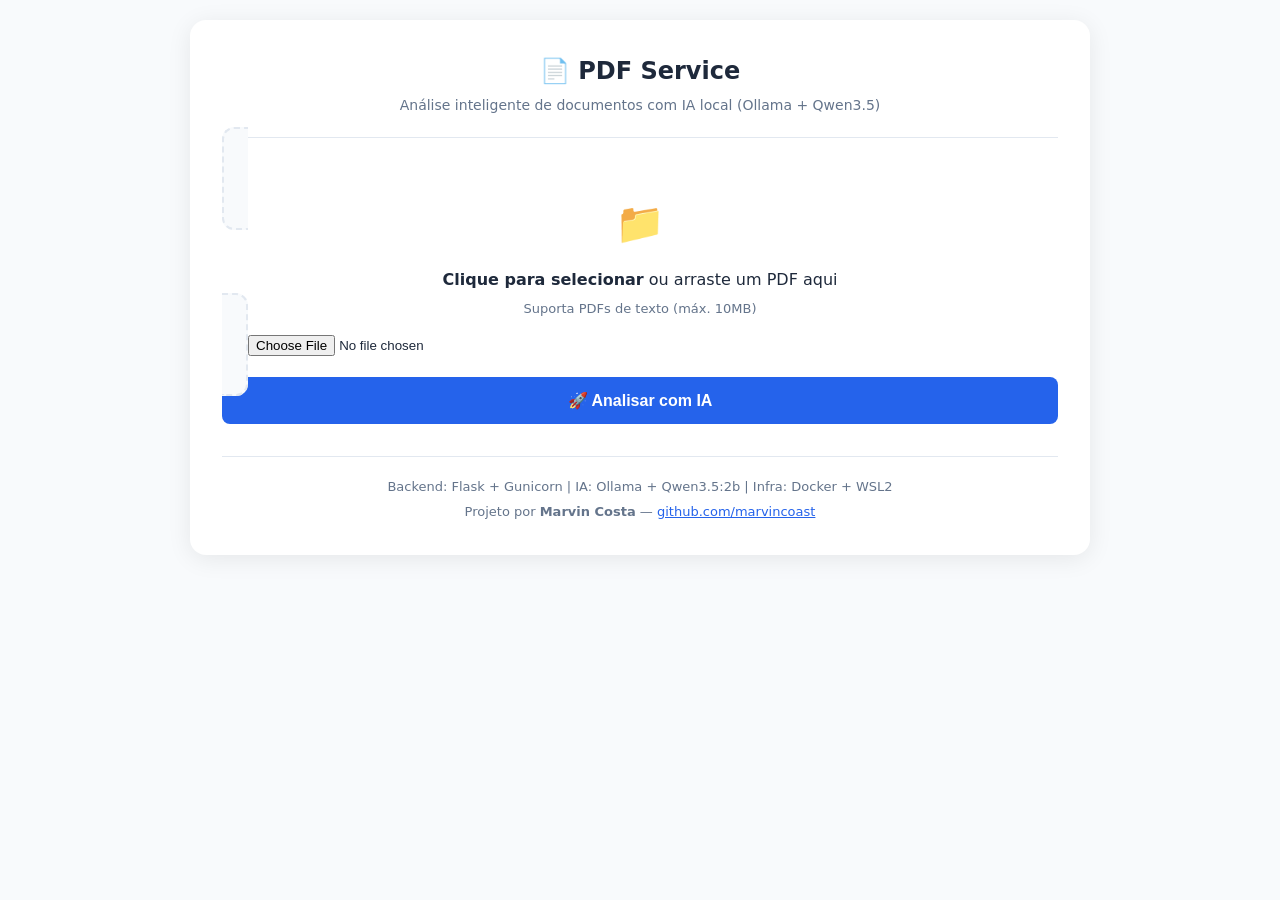
<file: index.html>
<!DOCTYPE html>
<html lang="pt-BR">

<head>
  <meta charset="UTF-8" />
  <meta name="viewport" content="width=device-width, initial-scale=1.0" />
  <title>PDF Service — Análise Inteligente com IA</title>
  <style>
    :root {
      --primary: #2563eb;
      --primary-hover: #1d4ed8;
      --success: #16a34a;
      --error: #dc2626;
      --bg: #f8fafc;
      --card: #ffffff;
      --text: #1e293b;
      --text-muted: #64748b;
      --border: #e2e8f0;
    }

    * {
      box-sizing: border-box;
      margin: 0;
      padding: 0;
    }

    body {
      font-family: system-ui, -apple-system, sans-serif;
      background: var(--bg);
      color: var(--text);
      line-height: 1.6;
      padding: 20px;
    }

    .container {
      max-width: 900px;
      margin: 0 auto;
      background: var(--card);
      border-radius: 16px;
      box-shadow: 0 4px 24px rgba(0, 0, 0, 0.08);
      padding: 32px;
    }

    header {
      text-align: center;
      margin-bottom: 28px;
      padding-bottom: 20px;
      border-bottom: 1px solid var(--border);
    }

    h1 {
      font-size: 24px;
      font-weight: 700;
      margin-bottom: 4px;
    }

    .subtitle {
      color: var(--text-muted);
      font-size: 14px;
    }

    .upload-area {
      border: 2px dashed var(--border);
      border-radius: 12px;
      padding: 40px 24px;
      text-align: center;
      cursor: pointer;
      transition: all 0.2s;
      background: #f8fafc;
    }

    .upload-area:hover,
    .upload-area.dragover {
      border-color: var(--primary);
      background: #eff6ff;
    }

    .upload-area input {
      display: none;
    }

    .upload-icon {
      font-size: 40px;
      margin-bottom: 12px;
      color: var(--primary);
    }

    .file-name {
      margin-top: 12px;
      font-size: 14px;
      color: var(--text-muted);
      word-break: break-all;
    }

    .btn {
      display: block;
      width: 100%;
      padding: 14px 20px;
      background: var(--primary);
      color: white;
      border: none;
      border-radius: 8px;
      font-size: 16px;
      font-weight: 600;
      cursor: pointer;
      margin-top: 20px;
      transition: background 0.2s;
    }

    .btn:hover:not(:disabled) {
      background: var(--primary-hover);
    }

    .btn:disabled {
      background: #94a3b8;
      cursor: not-allowed;
    }

    .status {
      margin-top: 20px;
      padding: 12px 16px;
      border-radius: 8px;
      font-weight: 500;
      display: none;
    }

    .status.info {
      background: #eff6ff;
      color: var(--primary);
      display: block;
    }

    .status.success {
      background: #f0fdf4;
      color: var(--success);
      display: block;
    }

    .status.error {
      background: #fef2f2;
      color: var(--error);
      display: block;
    }

    .result {
      margin-top: 24px;
      background: #f8fafc;
      border: 1px solid var(--border);
      border-radius: 12px;
      padding: 20px;
      display: none;
    }

    .result.show {
      display: block;
    }

    .result h3 {
      font-size: 18px;
      margin-bottom: 12px;
      padding-bottom: 8px;
      border-bottom: 1px solid var(--border);
    }

    .result pre {
      background: #1e293b;
      color: #e2e8f0;
      padding: 16px;
      border-radius: 8px;
      overflow-x: auto;
      font-size: 13px;
      line-height: 1.5;
      white-space: pre-wrap;
    }

    .result-card {
      background: white;
      border: 1px solid var(--border);
      border-radius: 10px;
      padding: 16px;
      margin-bottom: 16px;
    }

    .result-card h4 {
      font-size: 15px;
      margin-bottom: 8px;
      color: var(--primary);
    }

    .result-card ul {
      padding-left: 20px;
      margin-bottom: 0;
    }

    .result-card li {
      margin-bottom: 4px;
      font-size: 14px;
    }

    .glossary-grid {
      display: grid;
      grid-template-columns: repeat(auto-fill, minmax(200px, 1fr));
      gap: 12px;
      margin-top: 8px;
    }

    .glossary-item {
      background: #f1f5f9;
      padding: 10px 12px;
      border-radius: 6px;
      font-size: 13px;
    }

    .glossary-term {
      font-weight: 600;
      color: var(--primary);
      display: block;
      margin-bottom: 2px;
    }

    .actions {
      display: flex;
      gap: 12px;
      margin-top: 16px;
    }

    .btn-outline {
      flex: 1;
      padding: 10px 16px;
      background: transparent;
      color: var(--primary);
      border: 2px solid var(--primary);
      border-radius: 8px;
      font-weight: 600;
      cursor: pointer;
      transition: all 0.2s;
    }

    .btn-outline:hover {
      background: var(--primary);
      color: white;
    }

    footer {
      text-align: center;
      margin-top: 32px;
      padding-top: 20px;
      border-top: 1px solid var(--border);
      color: var(--text-muted);
      font-size: 13px;
    }

    .loading-dots::after {
      content: '';
      animation: dots 1.5s steps(4, end) infinite;
    }

    @keyframes dots {

      0%,
      20% {
        content: '';
      }

      40% {
        content: '.';
      }

      60% {
        content: '..';
      }

      80%,
      100% {
        content: '...';
      }
    }

    @media (max-width: 600px) {
      .container {
        padding: 20px;
      }

      .actions {
        flex-direction: column;
      }
    }
  </style>
</head>

<body>
  <div class="container">
    <header>
      <h1>📄 PDF Service</h1>
      <p class="subtitle">Análise inteligente de documentos com IA local (Ollama + Qwen3.5)</p>
    </header>

    <form id="pdfForm" onsubmit="handleUpload(event)">
      <label class="upload-area" id="dropZone" for="pdfFile">
        <div class="upload-icon">📁</div>
        <p><strong>Clique para selecionar</strong> ou arraste um PDF aqui</p>
        <p style="color:var(--text-muted);font-size:13px;margin-top:6px">Suporta PDFs de texto (máx. 10MB)</p>
        <p id="fileName" class="file-name"></p>
      </label>
      <input type="file" id="pdfFile" name="file" accept=".pdf" required />
      <button type="submit" id="submitBtn" class="btn">🚀 Analisar com IA</button>
    </form>

    <div id="status" class="status"></div>

    <div id="result" class="result">
      <h3>🔍 Resultado da Análise</h3>
      <div id="structuredView"></div>
      <div class="actions">
        <button class="btn-outline" onclick="copyJSON()">📋 Copiar JSON</button>
        <button class="btn-outline" onclick="downloadJSON()">💾 Baixar JSON</button>
      </div>
      <pre id="rawJson" style="display:none"></pre>
    </div>

    <footer>
      <p>Backend: Flask + Gunicorn | IA: Ollama + Qwen3.5:2b | Infra: Docker + WSL2</p>
      <p style="margin-top:4px">Projeto por <strong>Marvin Costa</strong> — <a href="https://github.com/marvincoast"
          target="_blank" style="color:var(--primary)">github.com/marvincoast</a></p>
    </footer>
  </div>

  <script>
    const fileInput = document.getElementById('pdfFile');
    const fileNameDisplay = document.getElementById('fileName');
    const dropZone = document.getElementById('dropZone');
    const statusDiv = document.getElementById('status');
    const resultDiv = document.getElementById('result');
    const structuredView = document.getElementById('structuredView');
    const rawJsonPre = document.getElementById('rawJson');
    const submitBtn = document.getElementById('submitBtn');

    let lastResponse = null;

    // Drag & drop
    ['dragenter', 'dragover', 'dragleave', 'drop'].forEach(eventName => {
      dropZone.addEventListener(eventName, e => {
        e.preventDefault();
        e.stopPropagation();
      });
    });
    ['dragenter', 'dragover'].forEach(eventName => {
      dropZone.addEventListener(eventName, () => dropZone.classList.add('dragover'));
    });
    ['dragleave', 'drop'].forEach(eventName => {
      dropZone.addEventListener(eventName, () => dropZone.classList.remove('dragover'));
    });
    dropZone.addEventListener('drop', e => {
      const files = e.dataTransfer.files;
      if (files.length && files[0].type === 'application/pdf') {
        fileInput.files = files;
        fileNameDisplay.textContent = `✅ ${files[0].name}`;
      }
    });

    fileInput.addEventListener('change', () => {
      if (fileInput.files[0]) {
        fileNameDisplay.textContent = `✅ ${fileInput.files[0].name}`;
      }
    });

    async function handleUpload(e) {
      e.preventDefault();
      if (!fileInput.files[0]) return;

      const file = fileInput.files[0];
      if (file.size > 10 * 1024 * 1024) {
        showStatus('❌ Arquivo muito grande. Máximo: 10MB', 'error');
        return;
      }

      submitBtn.disabled = true;
      submitBtn.innerHTML = '⏳ Processando<span class="loading-dots"></span>';
      resultDiv.classList.remove('show');
      showStatus('⏳ Enviando PDF e analisando com IA local...<br><small style="font-weight:400">Isso pode levar 30-60 segundos em CPU</small>', 'info');

      const formData = new FormData();
      formData.append('file', file);

      try {
        const res = await fetch('http://127.0.0.1:8080/analyze', {
          method: 'POST',
          body: formData
        });

        const data = await res.json();

        if (res.ok && data.ai_analysis) {
          lastResponse = data;
          renderStructured(data.ai_analysis);
          showStatus('✅ Análise concluída com sucesso!', 'success');
          resultDiv.classList.add('show');
        } else {
          showStatus(`❌ ${data.error || 'Erro ao processar PDF'}`, 'error');
        }
      } catch (err) {
        console.error(err);
        showStatus('🌐 Erro de conexão. Verifique se:<br>• O container está rodando: <code>docker ps | grep pdf-svc</code><br>• O Ollama está ativo: <code>ollama ps</code>', 'error');
      } finally {
        submitBtn.disabled = false;
        submitBtn.textContent = '🚀 Analisar com IA';
      }
    }

    function renderStructured(analysis) {
      let html = '';

      if (analysis.summary) {
        html += `<div class="result-card"><h4>📝 Resumo Executivo</h4><p>${escapeHtml(analysis.summary)}</p></div>`;
      }

      if (analysis.key_topics?.length) {
        html += `<div class="result-card"><h4>🎯 Tópicos Principais</h4><ul>${analysis.key_topics.map(t => `<li>${escapeHtml(t)}</li>`).join('')}</ul></div>`;
      }

      if (analysis.glossary && Object.keys(analysis.glossary).length) {
        html += `<div class="result-card"><h4>📚 Glossário</h4><div class="glossary-grid">`;
        for (const [term, def] of Object.entries(analysis.glossary)) {
          html += `<div class="glossary-item"><span class="glossary-term">${escapeHtml(term)}</span>${escapeHtml(def)}</div>`;
        }
        html += `</div></div>`;
      }

      if (analysis.next_steps?.length) {
        html += `<div class="result-card"><h4>🚀 Próximos Passos Sugeridos</h4><ol>${analysis.next_steps.map(s => `<li>${escapeHtml(s)}</li>`).join('')}</ol></div>`;
      }

      // Raw JSON hidden by default
      rawJsonPre.textContent = JSON.stringify(lastResponse, null, 2);

      structuredView.innerHTML = html || '<p><em>Nenhum conteúdo estruturado retornado. Veja o JSON bruto abaixo.</em></p>';
    }

    function showStatus(message, type) {
      statusDiv.innerHTML = message;
      statusDiv.className = `status ${type}`;
    }

    function escapeHtml(str) {
      if (!str) return '';
      return str.replace(/[&<>"']/g, m => ({ '&': '&amp;', '<': '&lt;', '>': '&gt;', '"': '&quot;', "'": '&#39;' }[m]));
    }

    function copyJSON() {
      if (!lastResponse) return;
      navigator.clipboard.writeText(JSON.stringify(lastResponse, null, 2));
      showStatus('📋 JSON copiado para a área de transferência!', 'success');
    }

    function downloadJSON() {
      if (!lastResponse) return;
      const blob = new Blob([JSON.stringify(lastResponse, null, 2)], { type: 'application/json' });
      const url = URL.createObjectURL(blob);
      const a = document.createElement('a');
      a.href = url;
      a.download = `analise-${lastResponse.filename || 'pdf'}.json`;
      a.click();
      URL.revokeObjectURL(url);
    }
  </script>
</body>

</html>
</file>
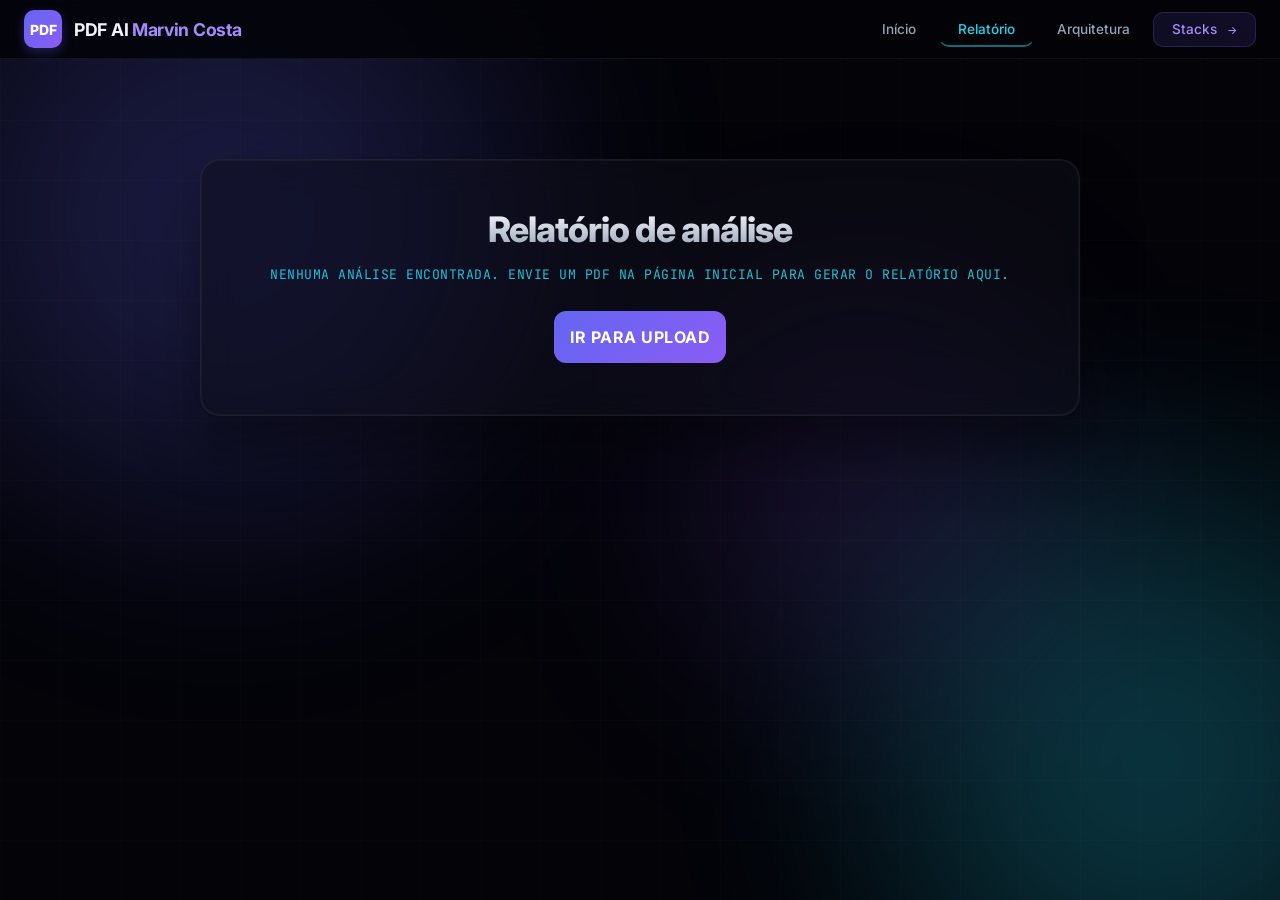
<file: frontend/analise.html>
<!DOCTYPE html>
<html lang="pt-BR">

<head>
  <meta charset="UTF-8">
  <meta name="viewport" content="width=device-width, initial-scale=1.0">
  <title>Relatório de análise — PDF AI | Marvin Costa</title>
  <meta name="description" content="Relatório detalhado da análise de PDF com IA local: propósito, resumo, dados agrupados e achados.">
  <link rel="preconnect" href="https://fonts.googleapis.com">
  <link rel="preconnect" href="https://fonts.gstatic.com" crossorigin>
  <link href="https://fonts.googleapis.com/css2?family=Inter:wght@300;400;500;600;700;800&family=JetBrains+Mono:wght@400;500;700&display=swap" rel="stylesheet">
  <link rel="stylesheet" href="assets/css/main.css?v=12">
  <link rel="stylesheet" href="assets/css/animations.css?v=12">
  <link rel="stylesheet" href="assets/css/components.css?v=12">
  <link rel="icon" href="data:image/svg+xml,<svg xmlns=%22http://www.w3.org/2000/svg%22 viewBox=%220 0 100 100%22><text y=%22.9em%22 font-size=%2290%22>📄</text></svg>">
</head>

<body>
  <div class="aurora-bg">
    <div class="blob blob-1"></div>
    <div class="blob blob-2"></div>
    <div class="blob blob-3"></div>
  </div>
  <div class="grid-overlay"></div>

  <nav class="navbar navbar-pro">
    <a href="index.html" class="nav-brand">
      <div class="nav-logo">PDF</div>
      <div class="nav-title">PDF AI <span>Marvin Costa</span></div>
    </a>
    <div class="nav-links">
      <a href="index.html" class="nav-link">Início</a>
      <a href="analise.html" class="nav-link nav-link-active">Relatório</a>
      <a href="arquitetura.html" class="nav-link">Arquitetura</a>
      <a href="stacks.html" class="nav-link stacks">Stacks <span class="link-arrow">→</span></a>
    </div>
  </nav>

  <div class="main-wrapper report-wrapper">
    <div id="reportEmpty" class="glass-panel report-empty" style="display:none">
      <h1>Relatório de análise</h1>
      <p class="subtitle">Nenhuma análise encontrada. Envie um PDF na página inicial para gerar o relatório aqui.</p>
      <a href="index.html" class="btn-submit btn-inline">Ir para upload</a>
    </div>

    <div id="reportContent" class="report-shell" style="display:none">
      <div id="reportLlmHint" class="glass-panel report-llm-hint" style="display:none" role="status"></div>
      <div id="reportLlmLive" class="glass-panel report-llm-live" style="display:none" role="status"></div>

      <header class="report-hero glass-panel">
        <div class="report-hero-top">
          <span class="report-kicker">Relatório inteligente</span>
          <h1 id="reportTitle">Documento</h1>
          <p id="reportSubtitle" class="subtitle"></p>
          <div id="reportBadges" class="report-badges"></div>
          <div id="reportProfile" class="report-profile"></div>
        </div>
        <p id="reportMeta" class="report-meta mono"></p>
      </header>

      <section class="glass-panel report-section">
        <h2 class="report-h2">Propósito do documento</h2>
        <div id="reportPurpose" class="report-body"></div>
      </section>

      <section class="glass-panel report-section">
        <h2 class="report-h2">Resumo analítico</h2>
        <div id="reportSummary" class="report-body report-prose"></div>
      </section>

      <section class="glass-panel report-section">
        <h2 class="report-h2">Informações agrupadas</h2>
        <p class="report-lead">Campos organizados por categoria, conforme extraído do PDF.</p>
        <div id="reportGrouped" class="report-grouped"></div>
      </section>

      <div class="report-two-col">
        <section class="glass-panel report-section">
          <h2 class="report-h2">Achados principais</h2>
          <div id="reportFindings" class="report-body"></div>
        </section>
        <section class="glass-panel report-section">
          <h2 class="report-h2">Recomendações</h2>
          <div id="reportRecs" class="report-body"></div>
        </section>
      </div>

      <section class="glass-panel report-section">
        <h2 class="report-h2">Dados complementares</h2>
        <div id="reportExtra" class="report-body"></div>
      </section>

      <div class="actions-bar report-actions">
        <button type="button" class="btn-action primary" onclick="copyJSON(event)">Copiar JSON</button>
        <button type="button" class="btn-action" onclick="downloadJSON()">Exportar JSON</button>
        <a href="index.html" class="btn-action">Nova análise</a>
      </div>

      <footer class="site-footer">
        <div class="footer-links">
          <a href="https://linkedin.com/in/marvincost" target="_blank" rel="noopener noreferrer" class="footer-link">LinkedIn</a>
          <a href="https://github.com/marvincoast" target="_blank" rel="noopener noreferrer" class="footer-link">GitHub</a>
        </div>
        <div class="copyright">Marvin Costa · 2026</div>
      </footer>
    </div>
  </div>

  <script src="assets/js/analysis-report.js?v=13"></script>
</body>

</html>
</file>
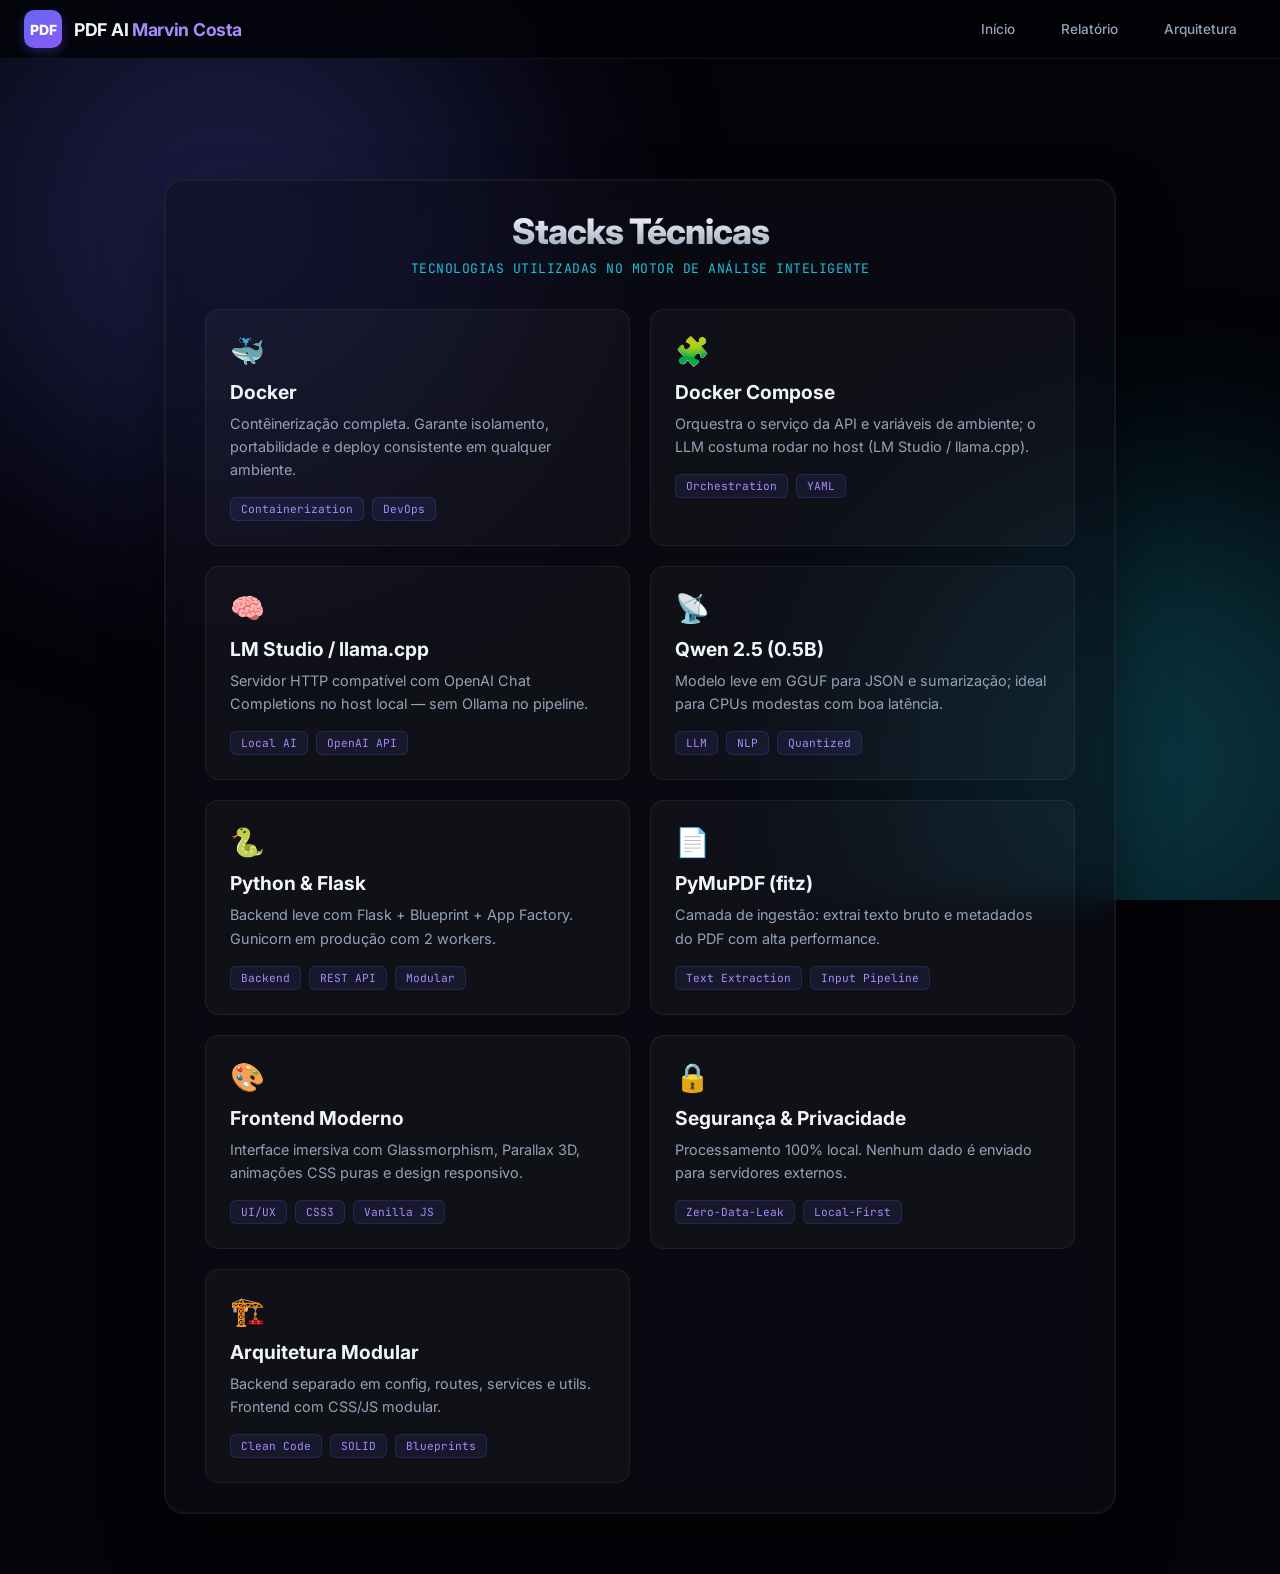
<file: frontend/stacks.html>
<!DOCTYPE html>
<html lang="pt-BR">

<head>
  <meta charset="UTF-8">
  <meta name="viewport" content="width=device-width, initial-scale=1.0">
  <title>Stacks Técnicas — PDF AI | Marvin Costa</title>
  <meta name="description" content="Tecnologias do PDF AI: Docker, Flask, PyMuPDF, LLM local compatível com OpenAI (Qwen).">
  <link rel="preconnect" href="https://fonts.googleapis.com">
  <link rel="preconnect" href="https://fonts.gstatic.com" crossorigin>
  <link href="https://fonts.googleapis.com/css2?family=Inter:wght@300;400;500;600;700;800&family=JetBrains+Mono:wght@400;500&display=swap" rel="stylesheet">
  <link rel="stylesheet" href="assets/css/main.css">
  <link rel="stylesheet" href="assets/css/animations.css">
  <style>
    .container { max-width: 1000px; margin: 120px auto 60px; padding: 0 24px; }

    .grid { display: grid; grid-template-columns: repeat(auto-fit, minmax(280px, 1fr)); gap: 20px; margin-top: 32px; }

    .card {
      background: rgba(255,255,255,0.03); border: 1px solid var(--glass-border);
      border-radius: 14px; padding: 24px; transition: all 0.4s var(--transition-smooth);
      position: relative; overflow: hidden;
    }
    .card:hover { transform: translateY(-6px); border-color: rgba(255,255,255,0.12); background: rgba(255,255,255,0.05); box-shadow: 0 15px 40px rgba(0,0,0,0.3); }
    .card::before { content: ''; position: absolute; top: 0; left: 0; width: 100%; height: 3px; background: linear-gradient(90deg, var(--accent-primary), var(--accent-cyan)); opacity: 0; transition: opacity 0.3s; }
    .card:hover::before { opacity: 1; }

    .card-icon { font-size: 28px; margin-bottom: 12px; }
    .card h3 { font-size: 1.2rem; font-weight: 700; margin-bottom: 8px; }
    .card p { font-size: 0.9rem; color: var(--text-secondary); line-height: 1.6; }

    .tags { display: flex; flex-wrap: wrap; gap: 8px; margin-top: 16px; }
    .tag {
      padding: 4px 10px; background: rgba(99,102,241,0.1);
      border: 1px solid rgba(99,102,241,0.2); border-radius: 6px;
      font-size: 0.7rem; color: var(--accent-glow); font-family: var(--font-mono);
    }

    @media(max-width:768px) { .container { margin-top: 110px; } }
  </style>
</head>

<body>
  <div class="aurora-bg"><div class="blob blob-1"></div><div class="blob blob-2"></div></div>

  <nav class="navbar">
    <a href="index.html" class="nav-brand">
      <div class="nav-logo">PDF</div><div class="nav-title">PDF AI <span>Marvin Costa</span></div>
    </a>
    <div class="nav-links">
      <a href="index.html" class="nav-link">Início</a>
      <a href="analise.html" class="nav-link">Relatório</a>
      <a href="arquitetura.html" class="nav-link">Arquitetura</a>
    </div>
  </nav>

  <div class="container">
    <div class="glass-panel page-enter">
      <header><h1>Stacks Técnicas</h1><div class="subtitle">Tecnologias utilizadas no motor de análise inteligente</div></header>

      <div class="grid">
        <div class="card"><div class="card-icon">🐳</div><h3>Docker</h3><p>Contêinerização completa. Garante isolamento, portabilidade e deploy consistente em qualquer ambiente.</p><div class="tags"><span class="tag">Containerization</span><span class="tag">DevOps</span></div></div>
        <div class="card"><div class="card-icon">🧩</div><h3>Docker Compose</h3><p>Orquestra o serviço da API e variáveis de ambiente; o LLM costuma rodar no host (LM Studio / llama.cpp).</p><div class="tags"><span class="tag">Orchestration</span><span class="tag">YAML</span></div></div>
        <div class="card"><div class="card-icon">🧠</div><h3>LM Studio / llama.cpp</h3><p>Servidor HTTP compatível com OpenAI Chat Completions no host local — sem Ollama no pipeline.</p><div class="tags"><span class="tag">Local AI</span><span class="tag">OpenAI API</span></div></div>
        <div class="card"><div class="card-icon">📡</div><h3>Qwen 2.5 (0.5B)</h3><p>Modelo leve em GGUF para JSON e sumarização; ideal para CPUs modestas com boa latência.</p><div class="tags"><span class="tag">LLM</span><span class="tag">NLP</span><span class="tag">Quantized</span></div></div>
        <div class="card"><div class="card-icon">🐍</div><h3>Python & Flask</h3><p>Backend leve com Flask + Blueprint + App Factory. Gunicorn em produção com 2 workers.</p><div class="tags"><span class="tag">Backend</span><span class="tag">REST API</span><span class="tag">Modular</span></div></div>
        <div class="card"><div class="card-icon">📄</div><h3>PyMuPDF (fitz)</h3><p>Camada de ingestão: extrai texto bruto e metadados do PDF com alta performance.</p><div class="tags"><span class="tag">Text Extraction</span><span class="tag">Input Pipeline</span></div></div>
        <div class="card"><div class="card-icon">🎨</div><h3>Frontend Moderno</h3><p>Interface imersiva com Glassmorphism, Parallax 3D, animações CSS puras e design responsivo.</p><div class="tags"><span class="tag">UI/UX</span><span class="tag">CSS3</span><span class="tag">Vanilla JS</span></div></div>
        <div class="card"><div class="card-icon">🔒</div><h3>Segurança & Privacidade</h3><p>Processamento 100% local. Nenhum dado é enviado para servidores externos.</p><div class="tags"><span class="tag">Zero-Data-Leak</span><span class="tag">Local-First</span></div></div>
        <div class="card"><div class="card-icon">🏗️</div><h3>Arquitetura Modular</h3><p>Backend separado em config, routes, services e utils. Frontend com CSS/JS modular.</p><div class="tags"><span class="tag">Clean Code</span><span class="tag">SOLID</span><span class="tag">Blueprints</span></div></div>
      </div>
    </div>
  </div>

  <script>
    document.querySelectorAll('.nav-link').forEach(link => {
      link.addEventListener('click', function(e) {
        if (this.getAttribute('href').endsWith('.html')) {
          e.preventDefault();
          document.body.classList.add('page-exit');
          setTimeout(() => window.location.href = this.getAttribute('href'), 500);
        }
      });
    });
  </script>
</body>
</html>
</file>
<file: frontend/assets/css/main.css>
/* ═══════════════════════════════════════
   PDF AI — Main CSS (Design System)
   ═══════════════════════════════════════ */

/* === TOKENS === */
:root {
  --bg-deep: #030308;
  --bg-card: rgba(15, 15, 25, 0.55);
  --bg-card-hover: rgba(255, 255, 255, 0.05);
  --glass-border: rgba(255, 255, 255, 0.06);
  --glass-border-hover: rgba(255, 255, 255, 0.14);
  --accent-primary: #6366f1;
  --accent-secondary: #8b5cf6;
  --accent-glow: #a78bfa;
  --accent-cyan: #22d3ee;
  --accent-emerald: #34d399;
  --accent-amber: #fbbf24;
  --accent-pink: #f472b6;
  --text-primary: #f1f5f9;
  --text-secondary: #94a3b8;
  --text-muted: #64748b;
  --success: #34d399;
  --error: #f87171;
  --warning: #fbbf24;
  --radius-xl: 24px;
  --radius-lg: 20px;
  --radius-md: 14px;
  --radius-sm: 8px;
  --transition-smooth: cubic-bezier(0.16, 1, 0.3, 1);
  --shadow-xl: 0 30px 60px rgba(0, 0, 0, 0.4), inset 0 0 0 1px rgba(255, 255, 255, 0.04);
  --shadow-card: 0 8px 32px rgba(0, 0, 0, 0.3);
  --font-sans: 'Inter', system-ui, sans-serif;
  --font-mono: 'JetBrains Mono', 'Fira Code', monospace;
}

/* === RESET === */
*, *::before, *::after {
  margin: 0; padding: 0; box-sizing: border-box;
}

body {
  font-family: var(--font-sans);
  background: var(--bg-deep);
  color: var(--text-primary);
  min-height: 100vh;
  overflow-x: hidden;
  -webkit-font-smoothing: antialiased;
}

/* === AURORA BACKGROUND === */
.aurora-bg {
  position: fixed; top: 0; left: 0; width: 100%; height: 100%;
  z-index: -2; overflow: hidden; pointer-events: none;
}

.blob {
  position: absolute; border-radius: 50%; filter: blur(100px); opacity: 0.3;
}

.blob-1 {
  top: -15%; left: -10%; width: 55vw; height: 55vw;
  background: radial-gradient(circle, var(--accent-primary), transparent);
  animation: drift1 25s infinite ease-in-out;
}

.blob-2 {
  bottom: -20%; right: -15%; width: 50vw; height: 50vw;
  background: radial-gradient(circle, var(--accent-cyan), transparent);
  animation: drift2 30s infinite ease-in-out;
}

.blob-3 {
  top: 30%; left: 50%; width: 35vw; height: 35vw;
  background: radial-gradient(circle, var(--accent-secondary), transparent);
  animation: drift3 22s infinite ease-in-out;
  opacity: 0.2;
}

.grid-overlay {
  position: fixed; top: 0; left: 0; width: 100%; height: 100%;
  background-image:
    linear-gradient(rgba(255,255,255,0.012) 1px, transparent 1px),
    linear-gradient(90deg, rgba(255,255,255,0.012) 1px, transparent 1px);
  background-size: 60px 60px;
  z-index: -1; pointer-events: none;
}

/* === NAVBAR === */
.navbar {
  position: sticky; top: 0; z-index: 100;
  padding: 10px 24px;
  display: flex; align-items: center; justify-content: space-between;
  background: rgba(3, 3, 8, 0.85);
  backdrop-filter: blur(12px) saturate(120%);
  border-bottom: 1px solid var(--glass-border);
}

.nav-brand {
  display: flex; align-items: center; gap: 12px;
  text-decoration: none; color: var(--text-primary);
}

.nav-logo {
  width: 38px; height: 38px;
  background: linear-gradient(135deg, var(--accent-primary), var(--accent-secondary));
  border-radius: 10px;
  display: flex; align-items: center; justify-content: center;
  font-weight: 800; color: white; font-size: 14px;
  box-shadow: 0 4px 12px rgba(99, 102, 241, 0.3);
}

.nav-title {
  font-size: 1.1rem; font-weight: 700; letter-spacing: -0.3px;
}
.nav-title span { color: var(--accent-glow); }

.nav-links { display: flex; gap: 8px; }

.nav-link {
  padding: 8px 18px; border-radius: 10px;
  font-size: 0.85rem; font-weight: 500;
  color: var(--text-secondary); text-decoration: none;
  transition: all 0.3s var(--transition-smooth);
  border: 1px solid transparent; cursor: pointer;
}

.nav-link:hover {
  color: var(--text-primary);
  background: rgba(255,255,255,0.05);
  border-color: var(--glass-border-hover);
}

.nav-link.active,
.nav-link.stacks {
  background: linear-gradient(135deg, rgba(99,102,241,0.12), rgba(139,92,246,0.12));
  border-color: rgba(99,102,241,0.25);
  color: var(--accent-glow);
}

.nav-link.stacks:hover {
  background: linear-gradient(135deg, rgba(99,102,241,0.2), rgba(139,92,246,0.2));
  border-color: rgba(99,102,241,0.4);
  transform: translateY(-1px);
  box-shadow: 0 4px 20px rgba(99,102,241,0.15);
}

.link-arrow {
  margin-left: 6px; font-size: 0.8em; transition: transform 0.3s;
}
.nav-link:hover .link-arrow { transform: translateX(3px); }

/* === GLASS PANEL === */
.main-wrapper {
  max-width: 1000px; margin: 30px auto 40px; padding: 0 20px;
}

.glass-panel {
  background: var(--bg-card);
  backdrop-filter: blur(16px) saturate(130%);
  border: 1px solid var(--glass-border);
  border-radius: var(--radius-lg);
  box-shadow: var(--shadow-xl);
  padding: 30px 40px;
  transition: transform 0.15s ease-out;
}

header {
  text-align: center; margin-bottom: 30px;
}

h1 {
  font-size: 2.2rem; font-weight: 800; letter-spacing: -1px;
  margin-bottom: 4px;
  line-height: 1.2;
  background: linear-gradient(180deg, #fff 0%, #94a3b8 100%);
  -webkit-background-clip: text;
  background-clip: text;
  color: transparent;
  -webkit-text-fill-color: transparent;
}

@supports not (background-clip: text) {
  h1 {
    background: none;
    color: var(--text-primary);
    -webkit-text-fill-color: unset;
  }
}

.subtitle {
  font-family: var(--font-mono);
  font-size: 0.82rem;
  color: var(--accent-cyan);
  letter-spacing: 0.5px;
  text-transform: uppercase;
  opacity: 0.9;
  margin-top: 8px;
}

/* === FOOTER === */
.site-footer {
  text-align: center; margin-top: 48px;
  padding-top: 24px;
  border-top: 1px solid var(--glass-border);
}

.footer-links {
  display: flex; justify-content: center; gap: 24px; margin-bottom: 12px;
}

.footer-link {
  color: var(--text-secondary); text-decoration: none;
  font-size: 0.9rem; transition: color 0.3s;
  display: flex; align-items: center; gap: 6px;
}
.footer-link:hover { color: var(--accent-glow); }

.copyright {
  font-size: 0.78rem; color: var(--text-muted);
  font-family: var(--font-mono);
}

/* === RESPONSIVE === */
@media (max-width: 768px) {
  h1 { font-size: 1.75rem; }
  .glass-panel { padding: 22px 18px; }
  .navbar {
    padding: 12px 16px;
    flex-wrap: wrap;
    gap: 10px;
  }
  .nav-links {
    gap: 6px;
    flex: 1;
    justify-content: flex-end;
    min-width: 0;
  }
  .main-wrapper { margin: 20px auto 32px; padding: 0 14px; }
  .nav-link { padding: 8px 12px; font-size: 0.78rem; }
  .nav-title { font-size: 1rem; }
}
</file>
<file: frontend/assets/css/animations.css>
/* ═══════════════════════════════════════
   PDF AI — Animations
   ═══════════════════════════════════════ */

/* Aurora drifts */
@keyframes drift1 {
  0%, 100% { transform: translate(0,0) scale(1) }
  50%      { transform: translate(60px,40px) scale(1.1) }
}

@keyframes drift2 {
  0%, 100% { transform: translate(0,0) scale(1) }
  50%      { transform: translate(-40px,-60px) scale(1.05) }
}

@keyframes drift3 {
  0%, 100% { transform: translate(0,0) scale(1) }
  50%      { transform: translate(-30px,50px) scale(1.15) }
}

/* Page transitions */
.page-enter {
  animation: enterPage 0.6s var(--transition-smooth) forwards;
}

.page-exit {
  animation: exitPage 0.6s var(--transition-smooth) forwards;
}

@keyframes enterPage {
  0%   { opacity: 0; transform: perspective(1200px) rotateY(25deg) scale(0.92); }
  100% { opacity: 1; transform: perspective(1200px) rotateY(0deg) scale(1); }
}

@keyframes exitPage {
  0%   { opacity: 1; transform: perspective(1200px) rotateY(0deg) scale(1); }
  100% { opacity: 0; transform: perspective(1200px) rotateY(-25deg) scale(0.92); }
}

/* HUD cards entrance (avoid translateZ — conflicts with backdrop-filter / stacking) */
@keyframes hudIn {
  from { opacity: 0; transform: translateY(16px); }
  to   { opacity: 1; transform: translateY(0); }
}

/* Progress bar */
@keyframes progressPulse {
  0%   { background-position: 0% 50%; }
  100% { background-position: 200% 50%; }
}

/* Skeleton loading */
@keyframes shimmer {
  0%   { background-position: -200% 0; }
  100% { background-position: 200% 0; }
}

/* Glow pulse for active elements */
@keyframes glowPulse {
  0%, 100% { box-shadow: 0 0 20px rgba(99,102,241,0.2); }
  50%      { box-shadow: 0 0 40px rgba(99,102,241,0.4); }
}

/* Spin for loading indicators */
@keyframes spin {
  0%   { transform: rotate(0deg); }
  100% { transform: rotate(360deg); }
}

/* Float animation for icons */
@keyframes float {
  0%, 100% { transform: translateY(0); }
  50%      { transform: translateY(-6px); }
}

/* Typing dots animation */
.loading-dots::after {
  content: '';
  animation: dots 1.5s steps(4, end) infinite;
}

@keyframes dots {
  0%, 20% { content: ''; }
  40%     { content: '.'; }
  60%     { content: '..'; }
  80%, 100% { content: '...'; }
}

@media (prefers-reduced-motion: reduce) {
  .blob,
  .upload-icon,
  .progress-fill,
  .btn-submit.processing {
    animation: none !important;
  }

  .page-enter,
  .page-exit,
  .hud-container {
    animation: none !important;
  }

  .upload-zone:hover,
  .btn-submit:hover:not(:disabled),
  .hud-card:hover,
  .btn-action:hover {
    transform: none !important;
  }
}
</file>
<file: frontend/assets/css/components.css>
/* ═══════════════════════════════════════
   PDF AI — Components (Index Page)
   ═══════════════════════════════════════ */

.llm-status-banner {
  margin-top: 12px;
  margin-bottom: 4px;
  padding: 12px 14px;
  border-radius: var(--radius-md);
  border: 1px solid rgba(251, 191, 36, 0.35);
  background: rgba(251, 191, 36, 0.08);
  color: #fde68a;
  font-size: 0.82rem;
  line-height: 1.5;
}

.home-hint {
  font-size: 0.82rem;
  color: var(--text-muted);
  line-height: 1.55;
  margin-top: 20px;
  padding: 14px 16px;
  border-radius: var(--radius-md);
  background: rgba(0, 0, 0, 0.22);
  border: 1px solid rgba(255, 255, 255, 0.06);
}
.home-hint code { font-size: 0.76rem; color: var(--accent-cyan); font-family: var(--font-mono); }

.home-profile-card {
  margin: 16px 0 6px;
  padding: 12px 14px;
  border-radius: var(--radius-md);
  border: 1px solid rgba(34, 211, 238, 0.28);
  background: rgba(34, 211, 238, 0.06);
}
.home-profile-title {
  display: block;
  margin-bottom: 8px;
  font-size: 0.72rem;
  text-transform: uppercase;
  letter-spacing: 0.08em;
  color: var(--text-muted);
  font-weight: 600;
}
.home-profile-chips {
  display: flex;
  flex-wrap: wrap;
  gap: 8px;
}
.home-profile-chip {
  font-size: 0.72rem;
  padding: 5px 10px;
  border-radius: 999px;
  border: 1px solid rgba(148, 163, 184, 0.35);
  background: rgba(15, 23, 42, 0.45);
  color: #cbd5e1;
}
.home-profile-chip-main {
  border-color: rgba(34, 211, 238, 0.5);
  color: var(--accent-cyan);
}
.home-profile-note {
  margin: 9px 0 0;
  font-size: 0.8rem;
  color: var(--text-secondary);
}

#pdfForm {
  display: flex;
  flex-direction: column;
  gap: 0;
}

#pdfForm:focus-within .upload-zone {
  border-color: rgba(34, 211, 238, 0.35);
  box-shadow: 0 0 0 1px rgba(34, 211, 238, 0.25), 0 0 32px rgba(34, 211, 238, 0.08);
}

/* === UPLOAD ZONE === */
.upload-zone {
  border: 2px dashed rgba(255, 255, 255, 0.1);
  border-radius: var(--radius-md);
  padding: 52px 24px;
  text-align: center;
  cursor: pointer;
  transition: all 0.4s var(--transition-smooth);
  background: rgba(0, 0, 0, 0.2);
  position: relative;
  overflow: hidden;
}

.upload-zone::before {
  content: '';
  position: absolute; top: 0; left: -100%; width: 100%; height: 100%;
  background: linear-gradient(90deg, transparent, rgba(34, 211, 238, 0.06), transparent);
  transition: left 0.6s;
}

.upload-zone:hover::before { left: 100%; }

.upload-zone:hover,
.upload-zone.dragover {
  border-color: var(--accent-cyan);
  background: rgba(34, 211, 238, 0.04);
  box-shadow: 0 0 40px rgba(34, 211, 238, 0.1);
  transform: scale(1.01);
}

.upload-icon { font-size: 48px; margin-bottom: 16px; animation: float 3s ease-in-out infinite; }
.upload-text { font-size: 1.15rem; font-weight: 600; margin-bottom: 6px; }
.upload-hint { font-size: 0.85rem; color: var(--text-muted); }
.upload-selected { color: var(--accent-emerald); font-weight: 600; }

input[type="file"] { display: none; }

/* === SUBMIT BUTTON === */
.btn-submit {
  width: 100%; padding: 16px; border: none;
  border-radius: 12px;
  background: linear-gradient(135deg, var(--accent-primary), var(--accent-secondary));
  color: white;
  font-family: var(--font-sans);
  font-size: 1rem; font-weight: 700;
  letter-spacing: 0.5px;
  cursor: pointer;
  transition: all 0.3s var(--transition-smooth);
  text-transform: uppercase;
  margin-top: 20px;
  position: relative;
  overflow: hidden;
}

.btn-submit::after {
  content: '';
  position: absolute; top: 0; left: -100%; width: 100%; height: 100%;
  background: linear-gradient(90deg, transparent, rgba(255,255,255,0.15), transparent);
  transition: left 0.5s;
}
.btn-submit:hover::after { left: 100%; }

.btn-submit:hover:not(:disabled) {
  transform: scale(1.02);
  box-shadow: 0 10px 30px rgba(99, 102, 241, 0.35);
}

.btn-submit:disabled {
  opacity: 0.5; cursor: not-allowed; filter: grayscale(0.8);
}

.btn-submit.processing {
  animation: glowPulse 2s infinite;
}

/* === PROGRESS BAR === */
.progress-container {
  display: none;
  margin: 24px 0 8px;
}

.progress-bar {
  height: 4px;
  border-radius: 4px;
  background: rgba(255,255,255,0.06);
  overflow: hidden;
}

.progress-fill {
  height: 100%;
  border-radius: 4px;
  width: 0%;
  background: linear-gradient(90deg, var(--accent-primary), var(--accent-cyan), var(--accent-primary));
  background-size: 200% 100%;
  animation: progressPulse 1.5s linear infinite;
  transition: width 0.5s var(--transition-smooth);
}

.progress-label {
  font-family: var(--font-mono);
  font-size: 0.75rem;
  color: var(--text-muted);
  margin-top: 8px;
  text-align: center;
}

/* === STATUS MESSAGE === */
.status-msg {
  text-align: center; margin-bottom: 20px;
  font-family: var(--font-mono);
  font-size: 0.85rem; min-height: 20px;
}
.status-msg.info { color: var(--accent-cyan); }
.status-msg.error { color: var(--error); }
.status-msg.success { color: var(--success); }

/* === RESULTS HUD === */
.hud-container {
  display: none; flex-direction: column; gap: 20px;
  animation: hudIn 0.7s var(--transition-smooth);
  margin-top: 32px;
}

.hud-header {
  display: flex; justify-content: space-between; align-items: center;
  flex-wrap: wrap; gap: 12px;
  padding-bottom: 16px;
  border-bottom: 1px solid var(--glass-border);
}

.hud-meta {
  display: flex; gap: 12px; align-items: center; flex-wrap: wrap;
}

.doc-badge {
  padding: 6px 14px;
  background: rgba(34,211,238,0.1);
  color: var(--accent-cyan);
  border: 1px solid rgba(34,211,238,0.25);
  border-radius: 20px;
  font-family: var(--font-mono);
  font-size: 0.75rem; letter-spacing: 0.5px;
  font-weight: 600;
}

.method-badge {
  padding: 4px 10px;
  border-radius: 16px;
  font-family: var(--font-mono);
  font-size: 0.7rem;
  font-weight: 600;
}

.method-badge.ai {
  background: rgba(52,211,153,0.1);
  color: var(--accent-emerald);
  border: 1px solid rgba(52,211,153,0.25);
}

.method-badge.fallback {
  background: rgba(251,191,36,0.1);
  color: var(--accent-amber);
  border: 1px solid rgba(251,191,36,0.25);
}

.hud-stats {
  display: flex;
  gap: 12px 18px;
  align-items: center;
  flex-wrap: wrap;
  justify-content: flex-end;
}

.stat {
  font-family: var(--font-mono);
  font-size: 0.78rem;
  color: var(--text-muted);
  white-space: nowrap;
}
.stat-value { color: var(--text-secondary); font-weight: 600; }

/* === SUMMARY CARD (Full Width) === */
.summary-card {
  background: linear-gradient(135deg, rgba(99,102,241,0.08), rgba(139,92,246,0.06));
  border: 1px solid rgba(99,102,241,0.2);
  border-radius: 14px;
  padding: 24px;
}

.summary-card .hud-label {
  color: var(--accent-glow);
}

.summary-text {
  font-size: 1rem;
  line-height: 1.75;
  color: var(--text-secondary);
  max-width: 72ch;
  margin-left: auto;
  margin-right: auto;
}

.summary-stack {
  text-align: left;
}

.summary-stack .doc-purpose {
  font-size: 0.92rem;
  line-height: 1.65;
  color: var(--accent-glow);
  font-weight: 600;
  margin-bottom: 14px;
  padding-bottom: 14px;
  border-bottom: 1px solid rgba(99, 102, 241, 0.2);
}

.summary-stack .summary-main {
  font-size: 1rem;
  line-height: 1.75;
  color: var(--text-secondary);
  margin: 0;
}

.grouped-info-card .grouped-json {
  margin: 0;
  margin-top: 10px;
  padding: 14px 16px;
  max-height: 420px;
  overflow: auto;
  font-family: var(--font-mono);
  font-size: 0.72rem;
  line-height: 1.45;
  color: var(--text-secondary);
  background: rgba(0, 0, 0, 0.35);
  border-radius: 10px;
  border: 1px solid var(--glass-border);
  white-space: pre-wrap;
  word-break: break-word;
}

.hud-card-wide {
  grid-column: 1 / -1;
}

.hud-card-nf .nf-highlight {
  font-size: 1.75rem;
  font-weight: 800;
  font-family: var(--font-mono);
  color: var(--text-primary);
  letter-spacing: -0.02em;
  margin-top: 4px;
}

.mono-chave {
  font-family: var(--font-mono);
  font-size: 0.72rem;
  line-height: 1.45;
  word-break: break-all;
  color: var(--text-secondary);
  background: rgba(0, 0, 0, 0.25);
  padding: 10px 12px;
  border-radius: 8px;
  border: 1px solid var(--glass-border);
}

.hud-list-plain li {
  border-left: none;
  padding-left: 0;
  font-size: 0.9rem;
}

.hud-card-note .note-body {
  font-size: 0.88rem;
  line-height: 1.6;
  color: var(--text-secondary);
}

.hud-card-note {
  grid-column: 1 / -1;
  background: rgba(255, 255, 255, 0.02);
}

/* === HUD Grid === */
.hud-grid {
  display: grid;
  grid-template-columns: repeat(auto-fit, minmax(280px, 1fr));
  gap: 14px;
}

.hud-card {
  background: rgba(255,255,255,0.03);
  border: 1px solid var(--glass-border);
  border-radius: 12px;
  padding: 20px;
  transition: all 0.3s var(--transition-smooth);
}

.hud-card:hover {
  background: var(--bg-card-hover);
  border-color: var(--glass-border-hover);
  transform: translateY(-3px);
}

.hud-label {
  font-size: 0.7rem; color: var(--text-muted);
  text-transform: uppercase; letter-spacing: 1px;
  margin-bottom: 10px; display: block;
}

.hud-value {
  font-family: var(--font-mono);
  font-size: 0.95rem;
  color: var(--text-primary);
  line-height: 1.6;
  word-break: break-word;
}

.hud-list { list-style: none; }
.hud-list li {
  font-family: var(--font-mono);
  font-size: 0.82rem; color: #cbd5e1;
  margin-bottom: 6px; padding: 4px 0 4px 14px;
  border-left: 2px solid var(--accent-secondary);
  transition: border-color 0.3s;
}
.hud-list li:hover { border-color: var(--accent-cyan); }

/* Entity tags */
.entity-tags {
  display: flex; flex-wrap: wrap; gap: 6px; margin-top: 8px;
}

.entity-tag {
  padding: 3px 10px;
  background: rgba(99,102,241,0.1);
  border: 1px solid rgba(99,102,241,0.2);
  border-radius: 6px;
  font-family: var(--font-mono);
  font-size: 0.72rem;
  color: var(--accent-glow);
}

/* === ACTION BUTTONS === */
.actions-bar {
  display: flex; gap: 10px; margin-top: 8px; flex-wrap: wrap;
}

.btn-action {
  flex: 1; min-width: 140px;
  padding: 10px 16px; border: 1px solid var(--glass-border);
  background: rgba(255,255,255,0.03);
  border-radius: 10px;
  color: var(--text-secondary);
  font-family: var(--font-sans);
  font-size: 0.85rem; font-weight: 600;
  cursor: pointer;
  transition: all 0.3s var(--transition-smooth);
  display: flex; align-items: center; justify-content: center; gap: 6px;
}

.btn-action:hover {
  background: rgba(255,255,255,0.07);
  border-color: var(--glass-border-hover);
  color: var(--text-primary);
  transform: translateY(-2px);
}

.btn-action.primary {
  background: linear-gradient(135deg, rgba(99,102,241,0.15), rgba(139,92,246,0.15));
  border-color: rgba(99,102,241,0.3);
  color: var(--accent-glow);
}

/* === KEY FINDINGS LIST === */
.findings-list { list-style: none; }
.findings-list li {
  position: relative;
  padding: 8px 0 8px 24px;
  font-size: 0.88rem;
  color: var(--text-secondary);
  line-height: 1.5;
}
.findings-list li::before {
  content: '→';
  position: absolute; left: 0;
  color: var(--accent-cyan);
  font-weight: 700;
}

/* === RESPONSIVE === */
@media (max-width: 768px) {
  .hud-grid { grid-template-columns: 1fr; }
  .hud-header {
    flex-direction: column;
    align-items: stretch;
    gap: 14px;
  }
  .hud-stats {
    justify-content: flex-start;
  }
  .actions-bar { flex-direction: column; }
  .btn-action { min-width: unset; width: 100%; }
  .upload-zone { padding: 36px 16px; }
  .upload-text { font-size: 1rem; }
}

/* === Report page (analise.html) === */
.navbar-pro .nav-links { gap: 4px; flex-wrap: wrap; }
.nav-link-active {
  color: var(--accent-cyan) !important;
  border-bottom: 2px solid rgba(34, 211, 238, 0.5);
}

.report-llm-hint {
  padding: 16px 18px;
  border-left: 4px solid var(--warning);
  font-size: 0.88rem;
  line-height: 1.5;
  color: var(--text-secondary);
}
.report-llm-hint strong { color: #fcd34d; }

.report-llm-live {
  padding: 14px 16px;
  font-size: 0.84rem;
  line-height: 1.55;
  color: var(--text-secondary);
  margin-bottom: 4px;
}
.report-llm-live strong { color: var(--text-primary); }
.report-llm-live-ok {
  border-left: 4px solid var(--accent-emerald);
  background: rgba(52, 211, 153, 0.06);
}
.report-llm-live-bad {
  border-left: 4px solid var(--error);
  background: rgba(248, 113, 113, 0.06);
}
.report-live-warn { margin-top: 10px; font-size: 0.82rem; color: #fcd34d; }
.report-live-next { margin-top: 10px; font-size: 0.85rem; }
.report-live-next a { color: var(--accent-cyan); }

.report-hint-action {
  margin-top: 12px;
  font-size: 0.86rem;
  line-height: 1.55;
  color: #e2e8f0;
}

.report-wrapper { max-width: 920px; margin: 0 auto; padding: 100px 20px 48px; }
.report-shell { display: flex; flex-direction: column; gap: 20px; }
.report-empty { text-align: center; padding: 48px 32px; }
.report-empty .subtitle { margin: 16px 0 28px; }

.btn-inline {
  display: inline-block;
  width: auto;
  max-width: 280px;
  margin: 0 auto;
  text-decoration: none;
  text-align: center;
}

.report-hero { padding: 32px 28px; }
.report-hero-top { margin-bottom: 12px; }
.report-kicker {
  font-size: 0.72rem;
  text-transform: uppercase;
  letter-spacing: 0.14em;
  color: var(--text-muted);
  font-weight: 600;
}
.report-hero h1 {
  font-size: 1.65rem;
  font-weight: 800;
  margin: 8px 0 6px;
  word-break: break-word;
}
.report-badges {
  display: flex;
  flex-wrap: wrap;
  gap: 8px;
  margin-top: 16px;
}
.badge-pill {
  font-size: 0.72rem;
  padding: 6px 12px;
  border-radius: 999px;
  border: 1px solid var(--glass-border);
  background: rgba(0, 0, 0, 0.25);
  color: var(--text-secondary);
}
.badge-pill.mono { font-family: var(--font-mono); }
.badge-ai { border-color: rgba(99, 102, 241, 0.45); color: var(--accent-glow); }
.badge-fb { border-color: rgba(251, 191, 36, 0.35); color: #fcd34d; }

.report-meta {
  font-size: 0.78rem;
  color: var(--text-muted);
  margin: 0;
}

.report-profile {
  margin-top: 12px;
}
.report-profile-row {
  display: flex;
  flex-wrap: wrap;
  gap: 8px;
}
.profile-chip {
  font-size: 0.72rem;
  padding: 6px 11px;
  border-radius: 999px;
  border: 1px solid rgba(148, 163, 184, 0.35);
  background: rgba(15, 23, 42, 0.45);
  color: #cbd5e1;
}
.profile-chip-main {
  border-color: rgba(34, 211, 238, 0.5);
  color: var(--accent-cyan);
}
.report-profile-note {
  margin: 10px 0 0;
  font-size: 0.78rem;
  color: var(--text-muted);
  line-height: 1.45;
}

.report-section { padding: 26px 24px; }
.report-h2 {
  font-size: 1.05rem;
  font-weight: 700;
  margin: 0 0 14px;
  color: var(--text-primary);
}
.report-lead {
  font-size: 0.88rem;
  color: var(--text-secondary);
  margin: -6px 0 16px;
}
.report-body p { margin: 0 0 10px; line-height: 1.65; color: var(--text-secondary); }
.report-prose p { font-size: 0.95rem; }
.muted { color: var(--text-muted); font-size: 0.9rem; }

.report-acc {
  border: 1px solid var(--glass-border);
  border-radius: 10px;
  margin-bottom: 10px;
  background: rgba(0, 0, 0, 0.2);
  overflow: hidden;
}
.report-acc summary {
  cursor: pointer;
  padding: 14px 16px;
  font-weight: 600;
  font-size: 0.9rem;
  list-style: none;
}
.report-acc summary::-webkit-details-marker { display: none; }
.report-acc-body { padding: 0 16px 16px; border-top: 1px solid rgba(255,255,255,0.06); }
.report-kv {
  display: grid;
  grid-template-columns: minmax(0, 1fr) minmax(0, 1.2fr);
  gap: 10px;
  padding: 10px 0;
  border-bottom: 1px solid rgba(255,255,255,0.04);
  font-size: 0.82rem;
}
.report-k { color: var(--text-muted); font-weight: 600; }
.report-v { color: #e2e8f0; word-break: break-word; font-family: var(--font-mono); }
.report-pre {
  font-size: 0.75rem;
  overflow: auto;
  max-height: 240px;
  margin: 0;
}

.report-two-col {
  display: grid;
  grid-template-columns: 1fr 1fr;
  gap: 20px;
}
@media (max-width: 820px) {
  .report-two-col { grid-template-columns: 1fr; }
}

.report-ul { margin: 0; padding-left: 1.1rem; color: var(--text-secondary); line-height: 1.55; }
.report-ul li { margin-bottom: 8px; }

.report-mini, .report-tags {
  margin-bottom: 12px;
  font-size: 0.88rem;
}
.report-mini .lbl, .report-tags .lbl {
  display: block;
  font-size: 0.68rem;
  text-transform: uppercase;
  letter-spacing: 0.08em;
  color: var(--text-muted);
  margin-bottom: 4px;
}
.report-tags .tag {
  display: inline-block;
  margin: 4px 6px 0 0;
  padding: 4px 10px;
  border-radius: 6px;
  background: rgba(99,102,241,0.12);
  border: 1px solid rgba(99,102,241,0.2);
  font-size: 0.75rem;
}

.report-actions { margin-top: 4px; }
a.btn-action { text-decoration: none; }
</file>
